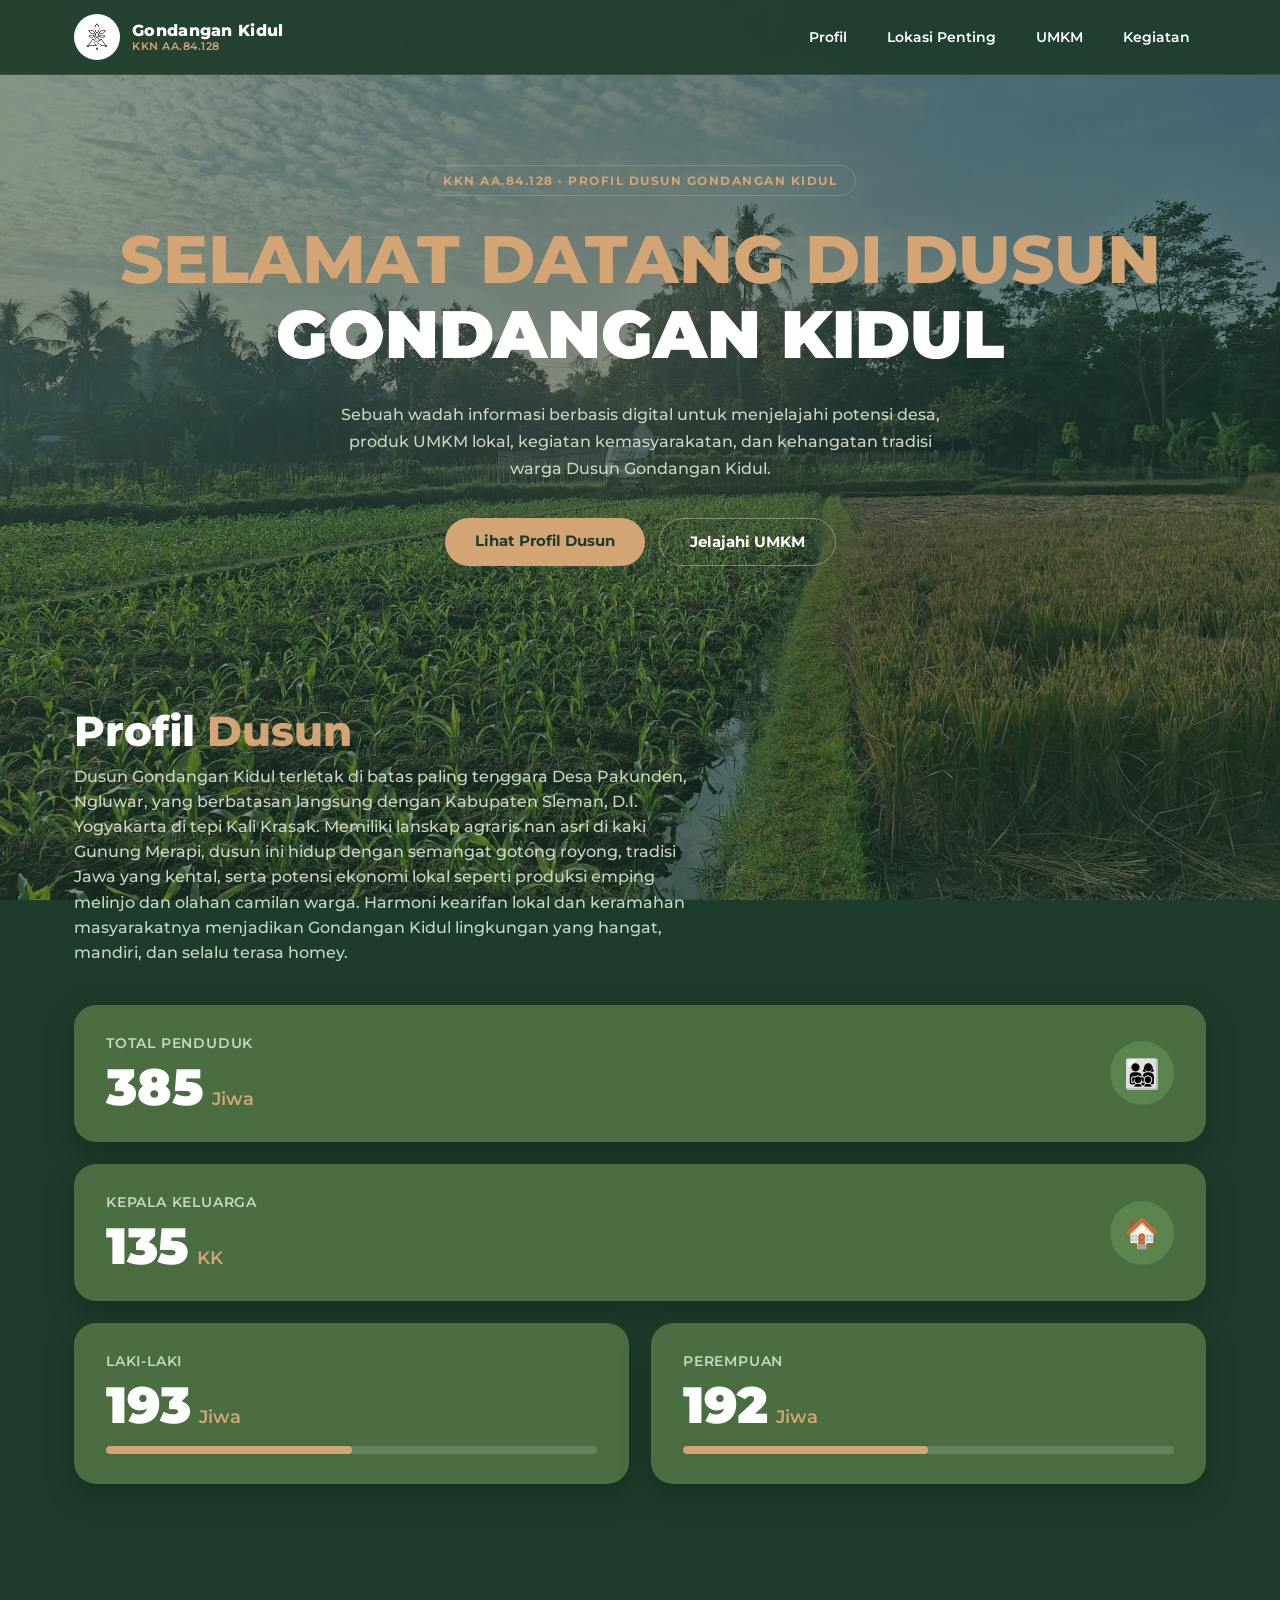
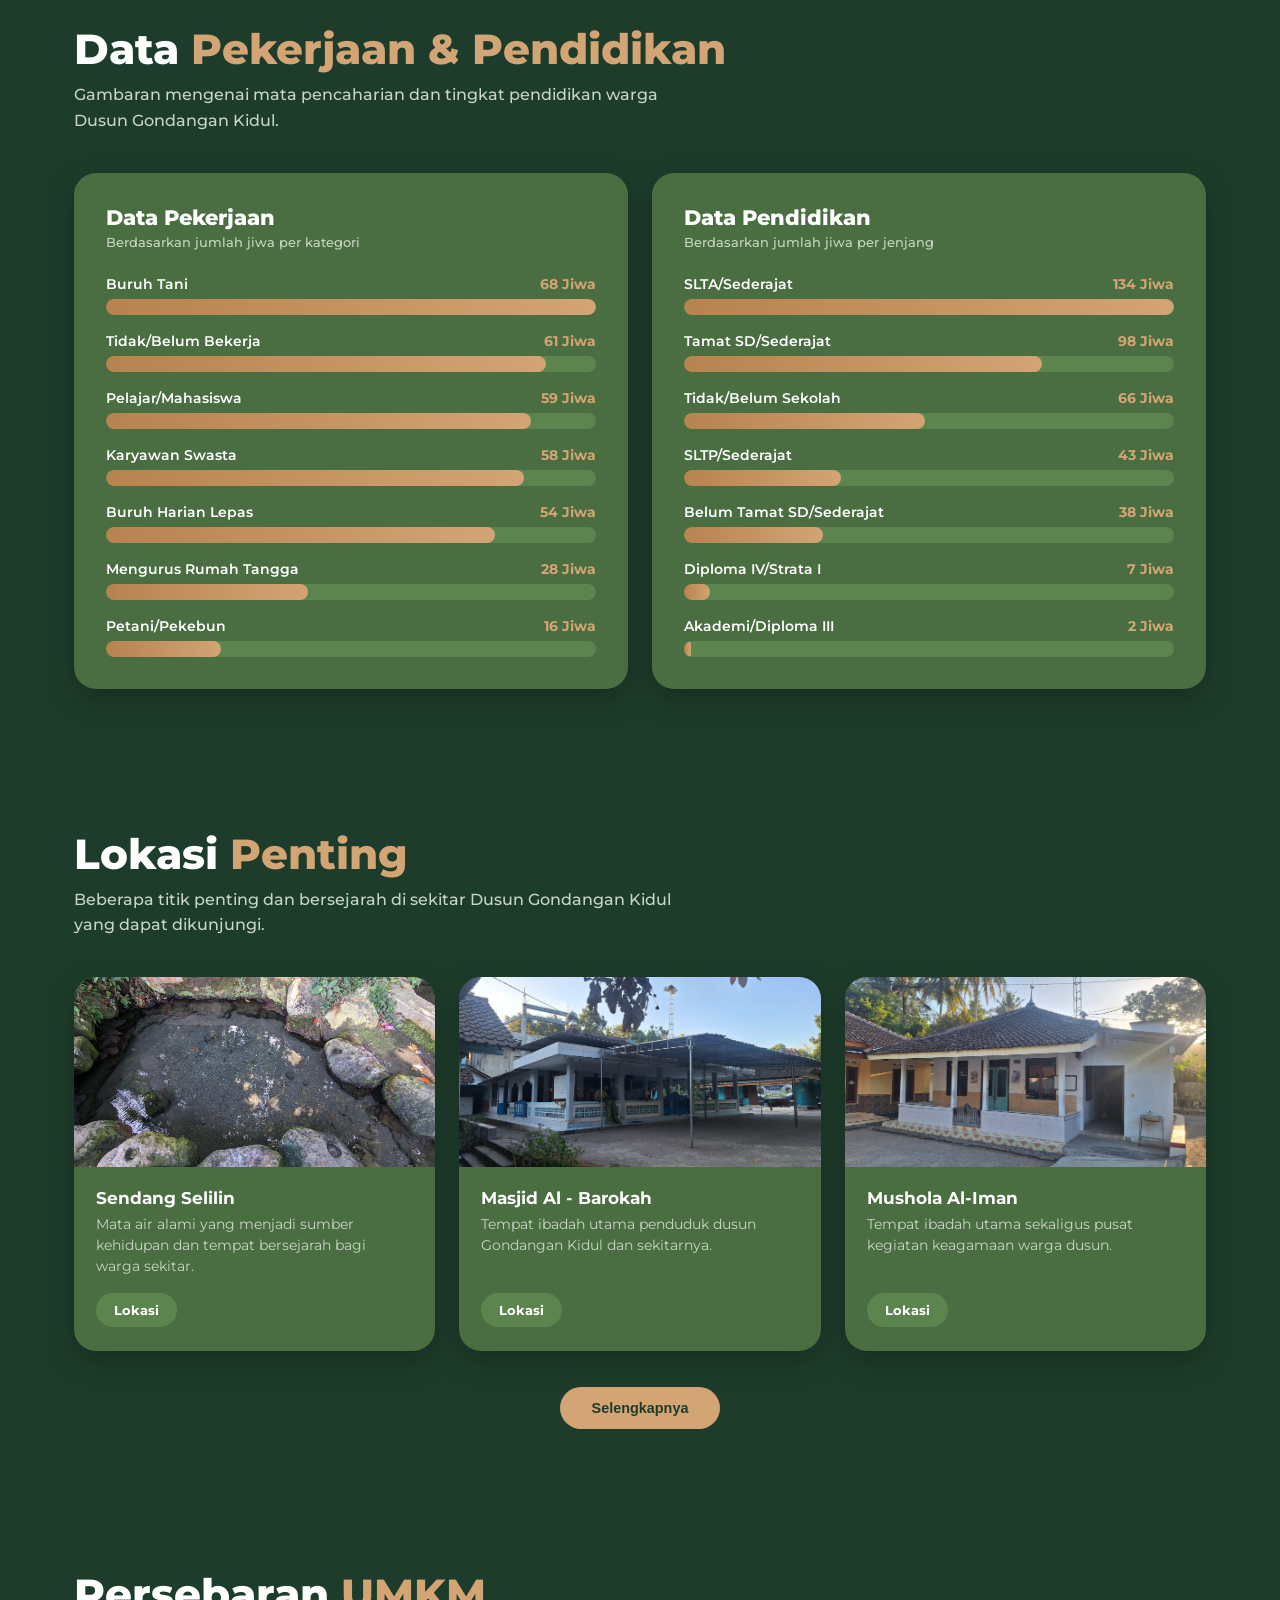
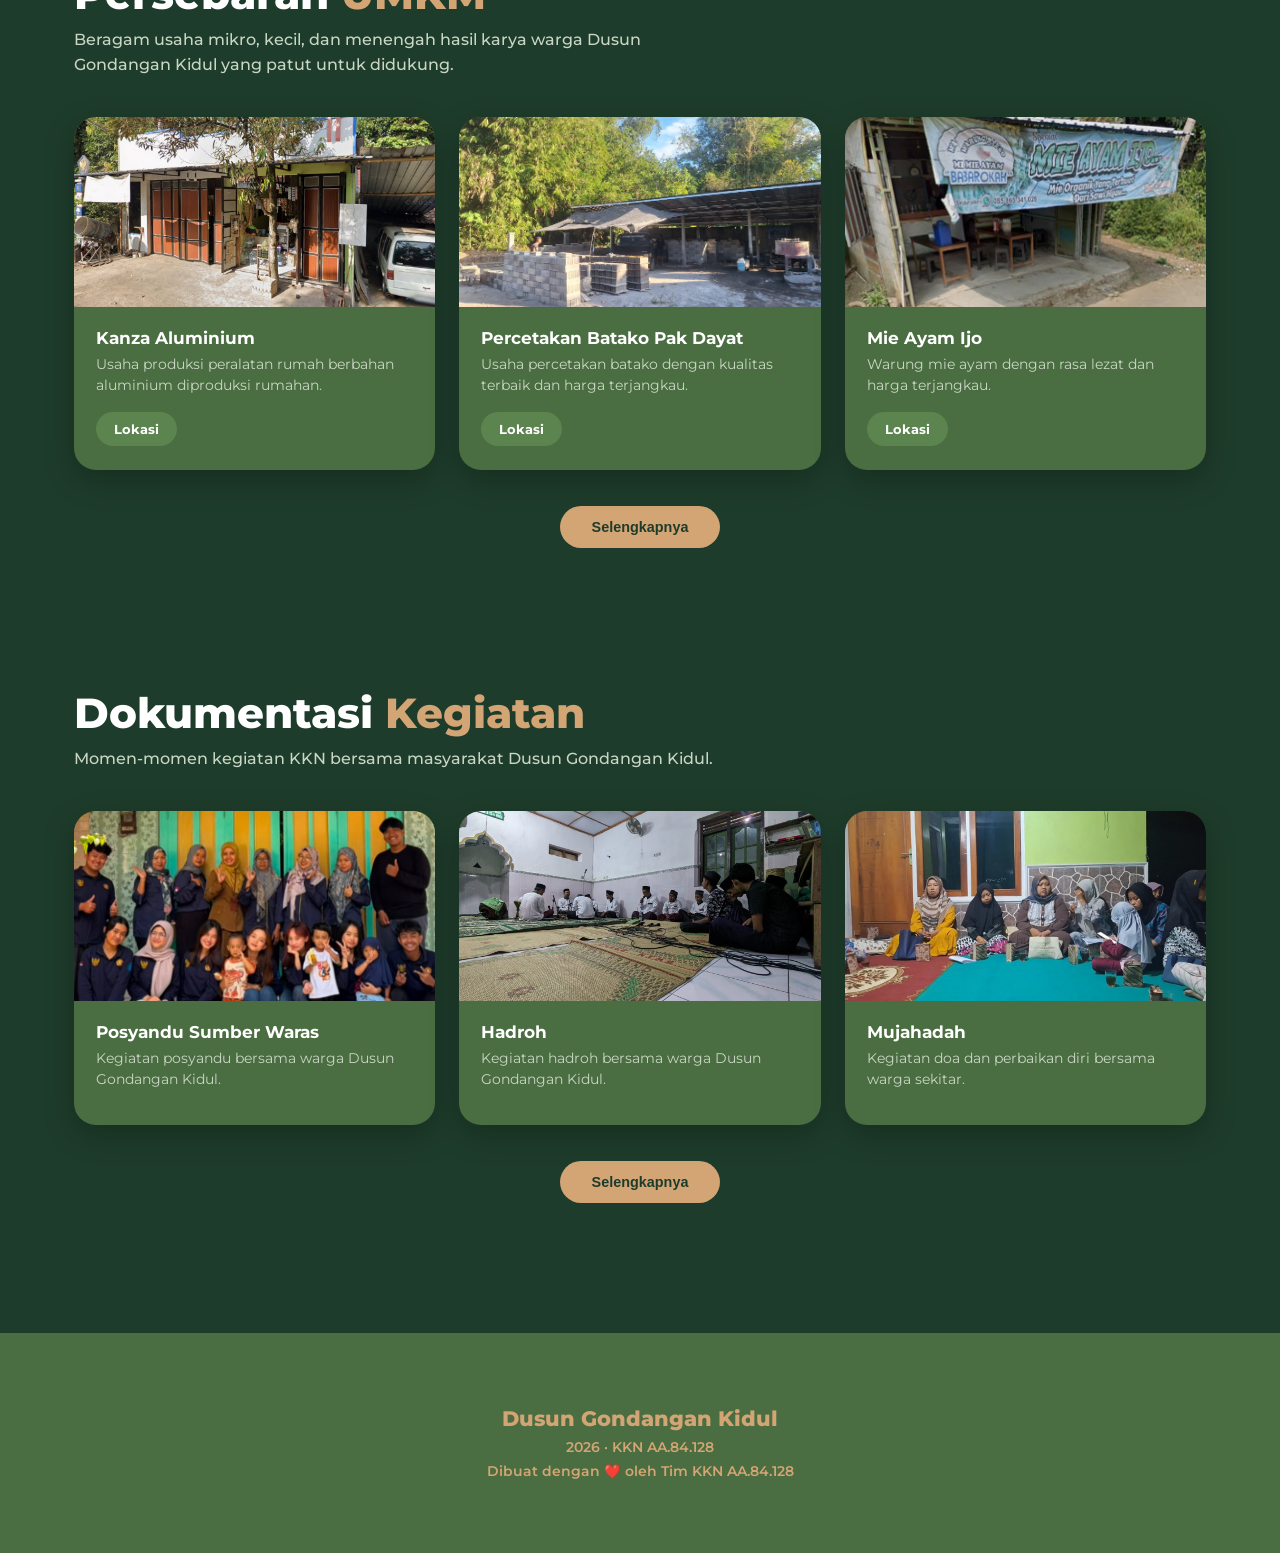
<file: index.html>
<!DOCTYPE html>
<html lang="id">
<head>
<meta charset="UTF-8">
<meta name="google-site-verification" content="KeBKGc3BV5YbrFJdImy7CwkoNzEJnrw_AEae6T4mAzw" />
<title>Dusun Gondangan Kidul — Profil Dusun</title>

<link rel="icon" type="image/png" href="assets/logo depan.jpeg">
<link rel="preconnect" href="https://fonts.googleapis.com">
<link rel="preconnect" href="https://fonts.gstatic.com" crossorigin>
<link href="https://fonts.googleapis.com/css2?family=Montserrat:wght@400;500;600;700;800;900&display=swap" rel="stylesheet">

<link rel="stylesheet" href="style.css">
</head>
<body>

  <!-- =========================================================
       NAVBAR
  ========================================================= -->
  <header class="navbar">
    <div class="navbar-inner">
      <div class="nav-brand">
        <img class="logo-img" src="assets/logo depan.jpeg" alt="Logo Gondangan Kidul">
        <div class="nav-brand-text">
          <strong>Gondangan Kidul</strong>
          <small>KKN AA.84.128</small>
        </div>
      </div>

      <nav>
        <ul class="nav-menu" id="navMenu">
          <li><a href="#profil" class="nav-link">Profil</a></li>
          <li><a href="#lokasi" class="nav-link">Lokasi Penting</a></li>
          <li><a href="#umkm" class="nav-link">UMKM</a></li>
          <li><a href="#kegiatan" class="nav-link">Kegiatan</a></li>
        </ul>
      </nav>

      <button class="nav-toggle" id="navToggle" aria-label="Buka menu">
        <span></span><span></span><span></span>
      </button>
    </div>
  </header>

  <!-- =========================================================
       HERO SECTION
  ========================================================= -->
  <section class="hero" id="home">
    <div class="hero-inner">
      <span class="hero-eyebrow">KKN AA.84.128 &middot; Profil Dusun Gondangan Kidul</span>
      <h1>
        <span class="line-accent">SELAMAT DATANG DI DUSUN</span>
        <span class="line-white">GONDANGAN KIDUL</span>
      </h1>
      <p class="hero-desc">
        Sebuah wadah informasi berbasis digital untuk menjelajahi potensi desa, produk UMKM lokal, 
        kegiatan kemasyarakatan, dan kehangatan tradisi warga Dusun Gondangan Kidul.
      </p>
      <div class="hero-cta">
        <a href="#profil" class="btn btn-primary">Lihat Profil Dusun</a>
        <a href="#umkm" class="btn btn-outline">Jelajahi UMKM</a>
      </div>
    </div>
  </section>

  <!-- =========================================================
       PROFIL DUSUN SECTION
  ========================================================= -->
  <section class="section-pad" id="profil">
    <div class="container">
      <h2 class="section-title">Profil <span>Dusun</span></h2>
      <p class="section-sub">
        Dusun Gondangan Kidul terletak di batas paling tenggara Desa Pakunden, Ngluwar, yang berbatasan langsung dengan 
        Kabupaten Sleman, D.I. Yogyakarta di tepi Kali Krasak. Memiliki lanskap agraris nan asri di kaki Gunung Merapi, 
        dusun ini hidup dengan semangat gotong royong, tradisi Jawa yang kental, serta potensi ekonomi lokal seperti produksi 
        emping melinjo dan olahan camilan warga. Harmoni kearifan lokal dan keramahan masyarakatnya menjadikan Gondangan Kidul 
        lingkungan yang hangat, mandiri, dan selalu terasa homey.

      </p>

      <div class="demografi-grid reveal" id="demoGrid">
        <!-- Total Penduduk & KK - full width -->
        <div class="demo-card full">
          <div>
            <div class="demo-label">Total Penduduk</div>
            <div class="demo-value">385<span class="unit">Jiwa</span></div>
          </div>
          <div class="demo-icon">👨‍👩‍👧‍👦</div>
        </div>

        <div class="demo-card full">
          <div>
            <div class="demo-label">Kepala Keluarga</div>
            <div class="demo-value">135<span class="unit">KK</span></div>
          </div>
          <div class="demo-icon">🏠</div>
        </div>

        <!-- Laki-laki & Perempuan - half width -->
        <div class="demo-card half">
          <div class="demo-label">Laki-laki</div>
          <div class="demo-value">193<span class="unit">Jiwa</span></div>
          <div class="demo-bar-track"><div class="demo-bar-fill" style="width:50.1%"></div></div>
        </div>

        <div class="demo-card half">
          <div class="demo-label">Perempuan</div>
          <div class="demo-value">192<span class="unit">Jiwa</span></div>
          <div class="demo-bar-track"><div class="demo-bar-fill" style="width:49.9%"></div></div>
        </div>
      </div>
    </div>
  </section>

  <!-- =========================================================
       GRAFIK SECTION (Pekerjaan & Pendidikan)
  ========================================================= -->
  <section class="section-pad" id="grafik">
    <div class="container">
      <h2 class="section-title">Data <span>Pekerjaan &amp; Pendidikan</span></h2>
      <p class="section-sub">
        Gambaran mengenai mata pencaharian dan tingkat pendidikan warga
        Dusun Gondangan Kidul.
      </p>

      <div class="grafik-grid">
        <!-- PEKERJAAN -->
        <div class="grafik-card reveal">
          <h3>Data Pekerjaan</h3>
          <div class="grafik-meta">Berdasarkan jumlah jiwa per kategori</div>

          <div class="bar-list" id="pekerjaanBars">
            <div class="bar-row" data-value="68" data-max="68">
              <div class="bar-row-top"><span class="bar-name">Buruh Tani</span><span class="bar-num">68 Jiwa</span></div>
              <div class="bar-track"><div class="bar-fill"></div></div>
            </div>
            <div class="bar-row" data-value="61" data-max="68">
              <div class="bar-row-top"><span class="bar-name">Tidak/Belum Bekerja</span><span class="bar-num">61 Jiwa</span></div>
              <div class="bar-track"><div class="bar-fill"></div></div>
            </div>
            <div class="bar-row" data-value="59" data-max="68">
              <div class="bar-row-top"><span class="bar-name">Pelajar/Mahasiswa</span><span class="bar-num">59 Jiwa</span></div>
              <div class="bar-track"><div class="bar-fill"></div></div>
            </div>
            <div class="bar-row" data-value="58" data-max="68">
              <div class="bar-row-top"><span class="bar-name">Karyawan Swasta</span><span class="bar-num">58 Jiwa</span></div>
              <div class="bar-track"><div class="bar-fill"></div></div>
            </div>
            <div class="bar-row" data-value="54" data-max="68">
              <div class="bar-row-top"><span class="bar-name">Buruh Harian Lepas</span><span class="bar-num">54 Jiwa</span></div>
              <div class="bar-track"><div class="bar-fill"></div></div>
            </div>
            <div class="bar-row" data-value="28" data-max="68">
              <div class="bar-row-top"><span class="bar-name">Mengurus Rumah Tangga</span><span class="bar-num">28 Jiwa</span></div>
              <div class="bar-track"><div class="bar-fill"></div></div>
            </div>
            <div class="bar-row" data-value="16" data-max="68">
              <div class="bar-row-top"><span class="bar-name">Petani/Pekebun</span><span class="bar-num">16 Jiwa</span></div>
              <div class="bar-track"><div class="bar-fill"></div></div>
            </div>
          </div>
        </div>

        <!-- PENDIDIKAN -->
        <div class="grafik-card reveal">
          <h3>Data Pendidikan</h3>
          <div class="grafik-meta">Berdasarkan jumlah jiwa per jenjang</div>

          <div class="bar-list" id="pendidikanBars">
            <div class="bar-row" data-value="134" data-max="134">
              <div class="bar-row-top"><span class="bar-name">SLTA/Sederajat</span><span class="bar-num">134 Jiwa</span></div>
              <div class="bar-track"><div class="bar-fill"></div></div>
            </div>
            <div class="bar-row" data-value="98" data-max="134">
              <div class="bar-row-top"><span class="bar-name">Tamat SD/Sederajat</span><span class="bar-num">98 Jiwa</span></div>
              <div class="bar-track"><div class="bar-fill"></div></div>
            </div>
            <div class="bar-row" data-value="66" data-max="134">
              <div class="bar-row-top"><span class="bar-name">Tidak/Belum Sekolah</span><span class="bar-num">66 Jiwa</span></div>
              <div class="bar-track"><div class="bar-fill"></div></div>
            </div>
            <div class="bar-row" data-value="43" data-max="134">
              <div class="bar-row-top"><span class="bar-name">SLTP/Sederajat</span><span class="bar-num">43 Jiwa</span></div>
              <div class="bar-track"><div class="bar-fill"></div></div>
            </div>
            <div class="bar-row" data-value="38" data-max="134">
              <div class="bar-row-top"><span class="bar-name">Belum Tamat SD/Sederajat</span><span class="bar-num">38 Jiwa</span></div>
              <div class="bar-track"><div class="bar-fill"></div></div>
            </div>
            <div class="bar-row" data-value="7" data-max="134">
              <div class="bar-row-top"><span class="bar-name">Diploma IV/Strata I</span><span class="bar-num">7 Jiwa</span></div>
              <div class="bar-track"><div class="bar-fill"></div></div>
            </div>
            <div class="bar-row" data-value="2" data-max="134">
              <div class="bar-row-top"><span class="bar-name">Akademi/Diploma III</span><span class="bar-num">2 Jiwa</span></div>
              <div class="bar-track"><div class="bar-fill"></div></div>
            </div>
          </div>
        </div>
      </div>
    </div>
  </section>

  <!-- =========================================================
       LOKASI PENTING SECTION
  ========================================================= -->
  <section class="section-pad" id="lokasi">
    <div class="container">
      <h2 class="section-title">Lokasi <span>Penting</span></h2>
      <p class="section-sub">
        Beberapa titik penting dan bersejarah di sekitar Dusun Gondangan Kidul
        yang dapat dikunjungi.
      </p>

      <div class="card-grid reveal">
        <div class="place-card">
          <div class="place-img-wrap">
            <img src="assets/tempat_penting/Sendang Slilin.jpeg" alt="Sendang Selilin">
          </div>
          <div class="place-body">
            <h4>Sendang Selilin</h4>
            <p>Mata air alami yang menjadi sumber kehidupan dan tempat bersejarah bagi warga sekitar.</p>
            <a href="https://maps.app.goo.gl/GhQLQiiF9b115yr99" class="place-btn">Lokasi</a>
          </div>
        </div>

        <div class="place-card">
          <div class="place-img-wrap">
            <img src="assets/tempat_penting/Masjid.jpeg" alt="Masjid Al - Barokah">
          </div>
          <div class="place-body">
            <h4>Masjid Al - Barokah</h4>
            <p>Tempat ibadah utama penduduk dusun Gondangan Kidul dan sekitarnya.</p>
            <a href="https://maps.app.goo.gl/vwMse9rkCYa4SHR99" class="place-btn">Lokasi</a>
          </div>
        </div>

        <div class="place-card">
          <div class="place-img-wrap">
            <img src="assets/tempat_penting/Mushola.jpeg" alt="Mushola Al-Iman">
          </div>
          <div class="place-body">
            <h4>Mushola Al-Iman</h4>
            <p>Tempat ibadah utama sekaligus pusat kegiatan keagamaan warga dusun.</p>
            <a href="https://maps.app.goo.gl/of8ibETaZofjpMje9" class="place-btn">Lokasi</a>
          </div>
        </div>
      </div>

      <!-- Lokasi Extra (hidden by default, toggled by JS) -->
      <div class="extra-cards" id="lokasiExtra">
        <div class="place-card">
          <div class="place-img-wrap">
            <img src="assets/tempat_penting/TPA.jpeg" alt="TPA Gondangan Kidul">
          </div>
          <div class="place-body">
            <h4>TPA Gondangan Kidul</h4>
            <p>Tempat ibadah utama sekaligus pusat kegiatan keagamaan warga dusun.</p>
            <a href="https://maps.app.goo.gl/tH66Vm8nrDZxDV1x6" class="place-btn">Lokasi</a>
          </div>
        </div>
      </div>

      <div class="umkm-toggle-wrap">
        <button class="toggle-btn" id="lokasiToggleBtn">
          <span class="label">Selengkapnya</span>
        </button>
      </div>
    </div>
  </section>

  <!-- =========================================================
       UMKM SECTION
  ========================================================= -->
  <section class="section-pad" id="umkm">
    <div class="container">
      <h2 class="section-title">Persebaran <span>UMKM</span></h2>
      <p class="section-sub">
        Beragam usaha mikro, kecil, dan menengah hasil karya warga Dusun
        Gondangan Kidul yang patut untuk didukung.
      </p>

      <div class="card-grid reveal">
        <div class="place-card">
          <div class="place-img-wrap">
            <img src="assets/umkm/Aluminium.jpeg" alt="Kanza Aluminium">
          </div>
          <div class="place-body">
            <h4>Kanza Aluminium</h4>
            <p>Usaha produksi peralatan rumah berbahan aluminium diproduksi rumahan.</p>
            <a href="https://maps.app.goo.gl/VRUws5Rmf9AUsCRGA" class="place-btn">Lokasi</a>
          </div>
        </div>

        <div class="place-card">
          <div class="place-img-wrap">
            <img src="assets/umkm/Batako Pak Dayat.jpeg" alt="Percetakan Batako Pak Dayat">
          </div>
          <div class="place-body">
            <h4>Percetakan Batako Pak Dayat</h4>
            <p>Usaha percetakan batako dengan kualitas terbaik dan harga terjangkau.</p>
            <a href="https://maps.app.goo.gl/rVkx8f9smjtWbKaS9" class="place-btn">Lokasi</a>
          </div>
        </div>

        <div class="place-card">
          <div class="place-img-wrap">
            <img src="assets/umkm/mie ayam ijo.jpeg" alt="Mie Ayam Ijo">
          </div>
          <div class="place-body">
            <h4>Mie Ayam Ijo</h4>
            <p>Warung mie ayam dengan rasa lezat dan harga terjangkau.</p>
            <a href="https://maps.app.goo.gl/iTfo2m9svdWLmtcw7" class="place-btn">Lokasi</a>
          </div>
        </div>
      </div>

      <!-- UMKM Extra (hidden by default, toggled by JS) -->
      <div class="extra-cards" id="umkmExtra">
        <div class="place-card">
          <div class="place-img-wrap">
            <img src="assets/umkm/Mebel Pak Yanto.jpeg" alt="Mebel Pak Yanto">
          </div>
          <div class="place-body">
            <h4>Mebel Pak Yanto</h4>
            <p>Usaha produksi furnitur kayu dengan kualitas terbaik dan harga terjangkau.</p>
            <a href="https://maps.app.goo.gl/x9Dg9jT2GMjizjUY8" class="place-btn">Lokasi</a>
          </div>
        </div>

      </div>

      <div class="umkm-toggle-wrap">
        <button class="toggle-btn" id="umkmToggleBtn">
          <span class="label">Selengkapnya</span>
        </button>
      </div>
    </div>
  </section>

  <section class="section-pad" id="kegiatan">
    <div class="container">
      <h2 class="section-title">Dokumentasi <span>Kegiatan</span></h2>
      <p class="section-sub">
        Momen-momen kegiatan KKN bersama masyarakat Dusun Gondangan Kidul.
      </p>

      <div class="card-grid reveal">
        <div class="place-card">
          <div class="place-img-wrap">
            <img src="assets/kegiatan/posyandu.jpeg" alt="Posyandu Sumber Waras">
          </div>
          <div class="place-body">
            <h4>Posyandu Sumber Waras</h4>
            <p> Kegiatan posyandu bersama warga Dusun Gondangan Kidul.</p>
          </div>  
        </div>

        <div class="place-card">
          <div class="place-img-wrap">
            <img src="assets/kegiatan/hadroh.jpeg" alt="Hadroh">
          </div>
          <div class="place-body">
            <h4>Hadroh</h4>
            <p>Kegiatan hadroh bersama warga Dusun Gondangan Kidul.</p>
          </div>
        </div>

        <div class="place-card">
          <div class="place-img-wrap">
            <img src="assets/kegiatan/mujahadah.jpeg" alt="Mujahadah">
          </div>
          <div class="place-body">
            <h4>Mujahadah</h4>
            <p>Kegiatan doa dan perbaikan diri bersama warga sekitar.</p>
          </div>
        </div>
      </div>

      <!-- Kegiatan Extra (hidden by default, toggled by JS) -->
      <div class="extra-cards" id="kegiatanExtra">
        <div class="place-card">
          <div class="place-img-wrap">
            <img src="assets/kegiatan/TPA.jpeg" alt="TPA">
          </div>
          <div class="place-body">
            <h4>TPA</h4>
            <p>Kegiatan belajar membaca Iqro dan Al - Quran bersama adik - adik.</p>
          </div>
        </div>
      </div>

      <div class="umkm-toggle-wrap">
        <button class="toggle-btn" id="kegiatanToggleBtn">
          <span class="label">Selengkapnya</span>
        </button>
      </div>
    </div>
  </section>


  <footer class="footer-banner">
    <strong>Dusun Gondangan Kidul</strong>
    <span>2026 &middot; KKN AA.84.128</span> 
    <span>Dibuat dengan ❤️ oleh Tim KKN AA.84.128</span>
  </footer>

  <script src="js/script.js"></script>

</body>
</html>
</file>
<file: style.css>
/* =========================================================
   0. RESET & ROOT VARIABLES
========================================================= */
:root {
  --bg-main:         #1E3C2B; /* Hijau tua pekat - fallback */
  --box-outer:       #4A6E41; /* Hijau daun sedang - kartu/kontainer */
  --box-inner:       #5B844F; /* Hijau daun agak terang - sub kontainer */
  --footer-bg:       #4A6E41; /* Hijau terang - footer */
  --accent-gold:     #D3A474; /* Emas/Tan - aksen teks & grafik */
  --text-white:      #FFFFFF;
  --text-muted:      #C9D6C4;
  --radius-lg: 22px;
  --radius-md: 16px;
  --radius-sm: 10px;
  --shadow-soft: 0 10px 30px rgba(0, 0, 0, 0.25);
}

* {
  margin: 0;
  padding: 0;
  box-sizing: border-box;
}

html {
  scroll-behavior: smooth;
}

body {
  font-family: 'Montserrat', sans-serif;
  background-color: var(--bg-main); /* Fallback jika gambar gagal dimuat */
  color: var(--text-white);
  overflow-x: hidden;
  -webkit-font-smoothing: antialiased;
  position: relative;
}

/* Fixed Background Image dengan Layer Transparan */
body::before {
  content: "";
  position: fixed;
  inset: 0;
  z-index: -1;
  background-image:
    linear-gradient(rgba(30, 60, 43, 0.55), rgba(30, 60, 43, 0.55)), /* Overlay transparan */
    url('assets/background.jpeg'); /* Jika file css di dalam folder css/, ubah jadi '../assets/background.jpg' */
  background-size: cover;
  background-position: center;
  background-repeat: no-repeat;
}

img {
  max-width: 100%;
  display: block;
}

a {
  text-decoration: none;
  color: inherit;
}

ul {
  list-style: none;
}

section {
  position: relative;
}

.container {
  max-width: 1180px;
  margin: 0 auto;
  padding: 0 24px;
}

.section-title {
  font-size: clamp(1.8rem, 3.5vw, 2.6rem);
  font-weight: 800;
  margin-bottom: 8px;
  color: var(--text-white);
}

.section-title span {
  color: var(--accent-gold);
}

.section-sub {
  color: var(--text-muted);
  font-size: 0.98rem;
  font-weight: 500;
  max-width: 640px;
  margin-bottom: 40px;
  line-height: 1.6;
}

/* =========================================================
   1. NAVBAR
========================================================= */
.navbar {
  position: sticky;
  top: 0;
  z-index: 999;
  background: rgba(30, 60, 43, 0.92);
  backdrop-filter: blur(10px);
  border-bottom: 1px solid rgba(211, 164, 116, 0.15);
}

.navbar-inner {
  max-width: 1180px;
  margin: 0 auto;
  padding: 14px 24px;
  display: flex;
  align-items: center;
  justify-content: space-between;
}

.nav-brand {
  display: flex;
  align-items: center;
  gap: 12px;
}

.logo-img {
  width: 46px;
  height: 46px;
  object-fit: contain;
  border-radius: 50%;
  background: #fff;
  padding: 3px;
}

.nav-brand-text {
  display: flex;
  flex-direction: column;
  line-height: 1.1;
}

.nav-brand-text strong {
  font-size: 1rem;
  font-weight: 800;
  letter-spacing: 0.3px;
}

.nav-brand-text small {
  font-size: 0.7rem;
  color: var(--accent-gold);
  font-weight: 600;
  letter-spacing: 0.5px;
}

.nav-menu {
  display: flex;
  gap: 8px;
}

.nav-menu li a {
  display: inline-block;
  padding: 9px 16px;
  font-size: 0.88rem;
  font-weight: 600;
  border-radius: 999px;
  color: var(--text-white);
  transition: background 0.25s ease, color 0.25s ease, transform 0.2s ease;
}

.nav-menu li a:hover {
  background: var(--accent-gold);
  color: #1E3C2B;
  transform: translateY(-1px);
}

.nav-toggle {
  display: none;
  flex-direction: column;
  gap: 5px;
  cursor: pointer;
  background: none;
  border: none;
  padding: 6px;
}

.nav-toggle span {
  width: 24px;
  height: 3px;
  background: var(--accent-gold);
  border-radius: 3px;
  transition: all 0.3s ease;
}

/* =========================================================
   2. HERO SECTION
========================================================= */
.hero {
  padding: 90px 24px 70px;
  text-align: center;
  position: relative;
}

.hero::before {
  content: "";
  position: absolute;
  top: -100px;
  left: 50%;
  transform: translateX(-50%);
  width: 700px;
  height: 700px;
  background: radial-gradient(circle, rgba(211, 164, 116, 0.12) 0%, transparent 70%);
  pointer-events: none;
  z-index: 0;
}

.hero-inner {
  position: relative;
  z-index: 1;
}

.hero-eyebrow {
  display: inline-block;
  padding: 7px 18px;
  border: 1px solid rgba(211, 164, 116, 0.4);
  border-radius: 999px;
  font-size: 0.75rem;
  font-weight: 700;
  letter-spacing: 1.5px;
  text-transform: uppercase;
  color: var(--accent-gold);
  margin-bottom: 26px;
}

.hero h1 {
  font-size: clamp(2.3rem, 6vw, 4.2rem);
  line-height: 1.12;
  font-weight: 800;
}

.hero h1 .line-accent {
  color: var(--accent-gold);
  display: block;
}

.hero h1 .line-white {
  color: var(--text-white);
  font-weight: 900;
  display: block;
}

.hero-desc {
  max-width: 600px;
  margin: 28px auto 0;
  color: var(--text-muted);
  font-size: 1rem;
  line-height: 1.7;
  font-weight: 500;
}

.hero-cta {
  margin-top: 36px;
  display: inline-flex;
  gap: 14px;
  flex-wrap: wrap;
  justify-content: center;
}

.btn {
  padding: 14px 30px;
  border-radius: 999px;
  font-weight: 700;
  font-size: 0.92rem;
  cursor: pointer;
  border: none;
  transition: transform 0.25s ease, box-shadow 0.25s ease, background 0.25s ease;
}

.btn-primary {
  background: var(--accent-gold);
  color: #1E3C2B;
}

.btn-primary:hover {
  transform: translateY(-3px);
  box-shadow: 0 12px 24px rgba(211, 164, 116, 0.3);
}

.btn-outline {
  background: transparent;
  border: 1.5px solid rgba(255, 255, 255, 0.35);
  color: var(--text-white);
}

.btn-outline:hover {
  border-color: var(--accent-gold);
  color: var(--accent-gold);
  transform: translateY(-3px);
}

/* =========================================================
   3. GENERIC SECTION SPACING
========================================================= */
.section-pad {
  padding: 70px 0;
}

/* =========================================================
   4. PROFIL DUSUN - DEMOGRAFI BOX
========================================================= */
.demografi-grid {
  display: grid;
  grid-template-columns: 1fr 1fr;
  gap: 22px;
}

.demo-card {
  background: var(--box-outer);
  border-radius: var(--radius-lg);
  padding: 30px 32px;
  box-shadow: var(--shadow-soft);
  transition: transform 0.3s ease, box-shadow 0.3s ease;
}

.demo-card:hover {
  transform: translateY(-4px);
  box-shadow: 0 16px 34px rgba(0, 0, 0, 0.3);
}

.demo-card.full {
  grid-column: 1 / -1;
  display: flex;
  align-items: center;
  justify-content: space-between;
  flex-wrap: wrap;
  gap: 20px;
}

.demo-card.half {
  grid-column: span 1;
}

.demo-label {
  font-size: 0.85rem;
  font-weight: 600;
  color: var(--text-muted);
  text-transform: uppercase;
  letter-spacing: 0.8px;
  margin-bottom: 10px;
}

.demo-value {
  font-size: clamp(2.2rem, 4vw, 3.2rem);
  font-weight: 900;
  color: var(--text-white);
  line-height: 1;
}

.demo-value .unit {
  font-size: 1.1rem;
  font-weight: 600;
  color: var(--accent-gold);
  margin-left: 8px;
}

.demo-icon {
  width: 64px;
  height: 64px;
  border-radius: 50%;
  background: var(--box-inner);
  display: flex;
  align-items: center;
  justify-content: center;
  font-size: 1.8rem;
  flex-shrink: 0;
}

.demo-split-row {
  display: flex;
  justify-content: space-between;
  align-items: center;
  gap: 16px;
}

.demo-card.half .demo-split-row {
  margin-top: 18px;
}

.demo-bar-track {
  width: 100%;
  height: 8px;
  background: rgba(255, 255, 255, 0.15);
  border-radius: 999px;
  margin-top: 16px;
  overflow: hidden;
}

.demo-bar-fill {
  height: 100%;
  background: var(--accent-gold);
  border-radius: 999px;
}

/* =========================================================
   5. GRAFIK SECTION (Pekerjaan & Pendidikan)
========================================================= */
.grafik-grid {
  display: grid;
  grid-template-columns: 1fr 1fr;
  gap: 24px;
}

.grafik-card {
  background: var(--box-outer);
  border-radius: var(--radius-lg);
  padding: 32px;
  box-shadow: var(--shadow-soft);
}

.grafik-card h3 {
  font-size: 1.3rem;
  font-weight: 800;
  margin-bottom: 4px;
}

.grafik-card .grafik-meta {
  font-size: 0.82rem;
  color: var(--text-muted);
  margin-bottom: 26px;
  font-weight: 500;
}

.bar-row {
  margin-bottom: 18px;
}

.bar-row:last-child {
  margin-bottom: 0;
}

.bar-row-top {
  display: flex;
  justify-content: space-between;
  align-items: baseline;
  margin-bottom: 7px;
}

.bar-row-top .bar-name {
  font-size: 0.86rem;
  font-weight: 600;
  color: var(--text-white);
}

.bar-row-top .bar-num {
  font-size: 0.86rem;
  font-weight: 700;
  color: var(--accent-gold);
}

.bar-track {
  width: 100%;
  height: 16px;
  background: var(--box-inner);
  border-radius: 999px;
  overflow: hidden;
  position: relative;
}

.bar-fill {
  height: 100%;
  border-radius: 999px;
  background: linear-gradient(90deg, #b7834f, var(--accent-gold));
  width: 0%;
  transition: width 1.1s cubic-bezier(0.22, 1, 0.36, 1), filter 0.25s ease, transform 0.25s ease;
  transform-origin: left;
}

.bar-track:hover .bar-fill {
  filter: brightness(1.15);
  transform: scaleY(1.15);
}

/* =========================================================
   6. LOKASI PENTING & UMKM - CARD GRID & EXTRA
========================================================= */
.card-grid {
  display: grid;
  grid-template-columns: repeat(3, 1fr);
  gap: 24px;
}

.place-card {
  background: var(--box-outer);
  border-radius: var(--radius-lg);
  overflow: hidden;
  box-shadow: var(--shadow-soft);
  transition: transform 0.35s ease, box-shadow 0.35s ease;
  display: flex;
  flex-direction: column;
}

.place-card:hover {
  transform: translateY(-6px);
  box-shadow: 0 18px 36px rgba(0, 0, 0, 0.32);
}

.place-img-wrap {
  width: 100%;
  height: 190px;
  overflow: hidden;
}

.place-img-wrap img {
  width: 100%;
  height: 100%;
  object-fit: cover;
  transition: transform 0.5s ease;
}

.place-card:hover .place-img-wrap img {
  transform: scale(1.08);
}

.place-body {
  padding: 20px 22px 24px;
  display: flex;
  flex-direction: column;
  gap: 6px;
  flex: 1;
}

.place-body h4 {
  font-size: 1.08rem;
  font-weight: 700;
}

.place-body p {
  font-size: 0.85rem;
  color: var(--text-muted);
  line-height: 1.55;
  margin-bottom: 10px;
  flex: 1;
}

.place-btn {
  align-self: flex-start;
  background: var(--box-inner);
  color: var(--text-white);
  padding: 9px 18px;
  border-radius: 999px;
  font-size: 0.82rem;
  font-weight: 700;
  transition: background 0.25s ease, transform 0.2s ease;
}

.place-btn:hover {
  background: var(--accent-gold);
  color: #1E3C2B;
  transform: translateY(-2px);
}

/* Extra Cards Toggle System */
.extra-cards {
  display: grid;
  grid-template-columns: repeat(3, 1fr);
  gap: 24px;
  max-height: 0;
  overflow: hidden;
  opacity: 0;
  margin-top: 0;
  transition: max-height 0.6s ease, opacity 0.5s ease, margin-top 0.6s ease;
}

.extra-cards.open {
  max-height: 1200px;
  opacity: 1;
  margin-top: 24px;
}

.umkm-toggle-wrap,
.toggle-wrap {
  display: flex;
  justify-content: center;
  margin-top: 36px;
}

.toggle-btn {
  background: var(--accent-gold);
  color: #1E3C2B;
  border: none;
  padding: 13px 32px;
  border-radius: 999px;
  font-weight: 700;
  font-size: 0.9rem;
  cursor: pointer;
  display: flex;
  align-items: center;
  gap: 8px;
  transition: transform 0.25s ease, box-shadow 0.25s ease;
}

.toggle-btn:hover {
  transform: translateY(-3px);
  box-shadow: 0 12px 24px rgba(211, 164, 116, 0.3);
}

.toggle-btn .chevron {
  transition: transform 0.35s ease;
  display: inline-block;
}

.toggle-btn.active .chevron {
  transform: rotate(180deg);
}

/* =========================================================
   7. FOOTER / BOTTOM BANNER
========================================================= */
.footer-banner {
  background: var(--footer-bg);
  height: 220px;
  display: flex;
  flex-direction: column;
  align-items: center;
  justify-content: center;
  text-align: center;
  gap: 8px;
  margin-top: 60px;
}

.footer-banner strong {
  font-size: 1.3rem;
  font-weight: 800;
  color: #D3A474;
}

.footer-banner span {
  font-size: 0.85rem;
  font-weight: 600;
  color: #D3A474;
}

/* =========================================================
   8. RESPONSIVE — MOBILE
========================================================= */
@media (max-width: 900px) {
  .card-grid, .extra-cards {
    grid-template-columns: repeat(2, 1fr);
  }
  .demografi-grid {
    grid-template-columns: 1fr 1fr;
  }
}

@media (max-width: 768px) {
  .nav-menu {
    position: absolute;
    top: 100%;
    left: 0;
    right: 0;
    flex-direction: column;
    background: rgba(30, 60, 43, 0.98);
    padding: 12px 24px 20px;
    gap: 6px;
    max-height: 0;
    overflow: hidden;
    opacity: 0;
    transition: max-height 0.4s ease, opacity 0.3s ease;
  }
  
  .nav-menu.open {
    max-height: 400px;
    opacity: 1;
  }
  
  .nav-menu li a {
    display: block;
  }
  
  .nav-toggle {
    display: flex;
  }

  .grafik-grid {
    grid-template-columns: 1fr;
  }
  
  .card-grid, .extra-cards {
    grid-template-columns: 1fr;
  }

  .demografi-grid {
    grid-template-columns: 1fr;
  }
  
  .demo-card.half {
    grid-column: 1 / -1;
  }
}

@media (max-width: 480px) {
  .hero {
    padding: 70px 20px 50px;
  }
  
  .demo-card.full {
    flex-direction: column;
    align-items: flex-start;
  }
}

/* Scroll reveal utility */
.reveal {
  opacity: 0;
  transform: translateY(24px);
  transition: opacity 0.7s ease, transform 0.7s ease;
}

.reveal.visible {
  opacity: 1;
  transform: translateY(0);
}
</file>
